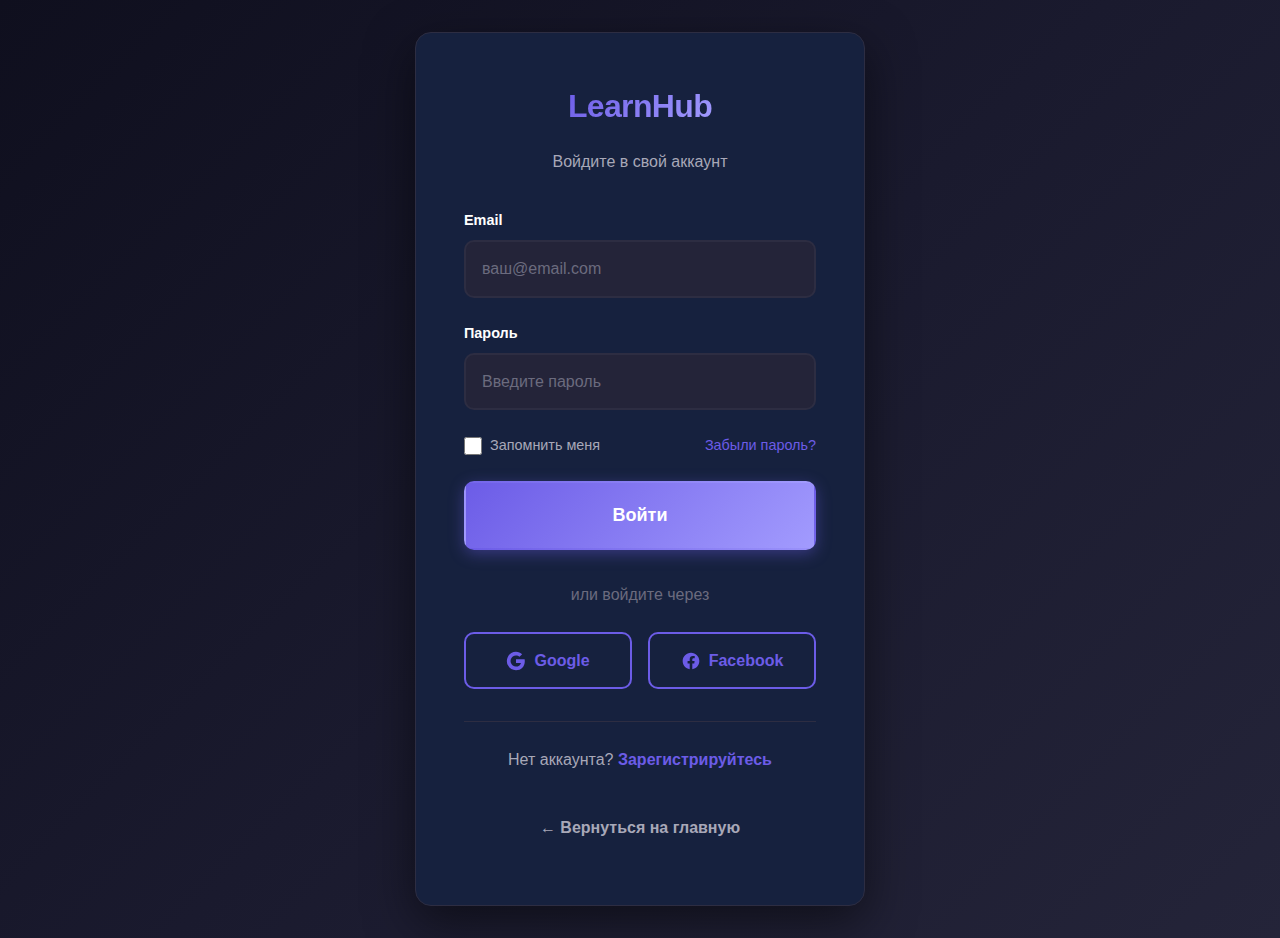
<file: login.html>
<!DOCTYPE html>
<html lang="ru">
<head>
    <meta charset="UTF-8">
    <meta name="viewport" content="width=device-width, initial-scale=1.0">
    <meta name="description" content="Вход в LearnHub - Образовательная платформа">
    <title>Вход | LearnHub</title>
    <link rel="stylesheet" href="css/reset.css">
    <link rel="stylesheet" href="css/base.css">
    <link rel="stylesheet" href="css/layout.css">
    <link rel="stylesheet" href="css/components.css">
</head>
<body>
<div class="auth-wrapper">
    <div class="auth-container animate-fade-in">

        <div class="text-center mb-4">
            <a href="index.html" class="logo" style="font-size: 2rem;">LearnHub</a>
            <p style="color: var(--color-text-secondary); margin-top: var(--spacing-sm);">
                Войдите в свой аккаунт
            </p>
        </div>
        <form id="loginForm" onsubmit="handleLogin(event)">
            <div class="form-group">
                <label for="email" class="form-label">Email</label>
                <input
                        type="email"
                        id="email"
                        class="form-input"
                        placeholder="ваш@email.com"
                        required
                >
            </div>

            <div class="form-group">
                <label for="password" class="form-label">Пароль</label>
                <input
                        type="password"
                        id="password"
                        class="form-input"
                        placeholder="Введите пароль"
                        required
                >
            </div>

            <div class="flex-between mb-3">
                <label class="form-checkbox">
                    <input type="checkbox" id="remember">
                    <span style="color: var(--color-text-secondary); font-size: 0.9rem;">Запомнить меня</span>
                </label>
                <a href="#" style="color: var(--color-primary); font-size: 0.9rem;">Забыли пароль?</a>
            </div>

            <button type="submit" class="btn btn-primary btn-block btn-lg">
                Войти
            </button>
        </form>
        <div style="margin: var(--spacing-lg) 0;">
            <div style="text-align: center; color: var(--color-text-muted); margin-bottom: var(--spacing-md);">
                или войдите через
            </div>
            <div class="flex gap-sm">
                <button class="btn btn-outline" style="flex: 1;">
                    <svg width="20" height="20" viewBox="0 0 24 24" fill="currentColor">
                        <path d="M22.56 12.25c0-.78-.07-1.53-.2-2.25H12v4.26h5.92c-.26 1.37-1.04 2.53-2.21 3.31v2.77h3.57c2.08-1.92 3.28-4.74 3.28-8.09z"/>
                        <path d="M12 23c2.97 0 5.46-.98 7.28-2.66l-3.57-2.77c-.98.66-2.23 1.06-3.71 1.06-2.86 0-5.29-1.93-6.16-4.53H2.18v2.84C3.99 20.53 7.7 23 12 23z"/>
                        <path d="M5.84 14.09c-.22-.66-.35-1.36-.35-2.09s.13-1.43.35-2.09V7.07H2.18C1.43 8.55 1 10.22 1 12s.43 3.45 1.18 4.93l2.85-2.22.81-.62z"/>
                        <path d="M12 5.38c1.62 0 3.06.56 4.21 1.64l3.15-3.15C17.45 2.09 14.97 1 12 1 7.7 1 3.99 3.47 2.18 7.07l3.66 2.84c.87-2.6 3.3-4.53 6.16-4.53z"/>
                    </svg>
                    Google
                </button>
                <button class="btn btn-outline" style="flex: 1;">
                    <svg width="20" height="20" viewBox="0 0 24 24" fill="currentColor">
                        <path d="M12 2C6.477 2 2 6.477 2 12c0 4.991 3.657 9.128 8.438 9.879V14.89h-2.54V12h2.54V9.797c0-2.506 1.492-3.89 3.777-3.89 1.094 0 2.238.195 2.238.195v2.46h-1.26c-1.243 0-1.63.771-1.63 1.562V12h2.773l-.443 2.89h-2.33v6.989C18.343 21.129 22 16.99 22 12c0-5.523-4.477-10-10-10z"/>
                    </svg>
                    Facebook
                </button>
            </div>
        </div>
        <div class="text-center" style="padding-top: var(--spacing-md); border-top: 1px solid var(--color-border);">
            <p style="color: var(--color-text-secondary);">
                Нет аккаунта?
                <a href="register.html" style="color: var(--color-primary); font-weight: 600;">Зарегистрируйтесь</a>
            </p>
        </div>
        <div class="text-center mt-3">
            <a href="index.html" class="btn btn-ghost">← Вернуться на главную</a>
        </div>
    </div>
</div>
<script>
    function handleLogin(event) {
        event.preventDefault();

        const email = document.getElementById('email').value;
        const password = document.getElementById('password').value;
        const remember = document.getElementById('remember').checked;

        if (email && password) {
            showAlert('Вход выполнен успешно!', 'success');

            setTimeout(() => {
                window.location.href = 'index.html';
            }, 1500);
        } else {
            showAlert('Пожалуйста, заполните все поля', 'danger');
        }
    }
</script>
</body>
</html>
</file>
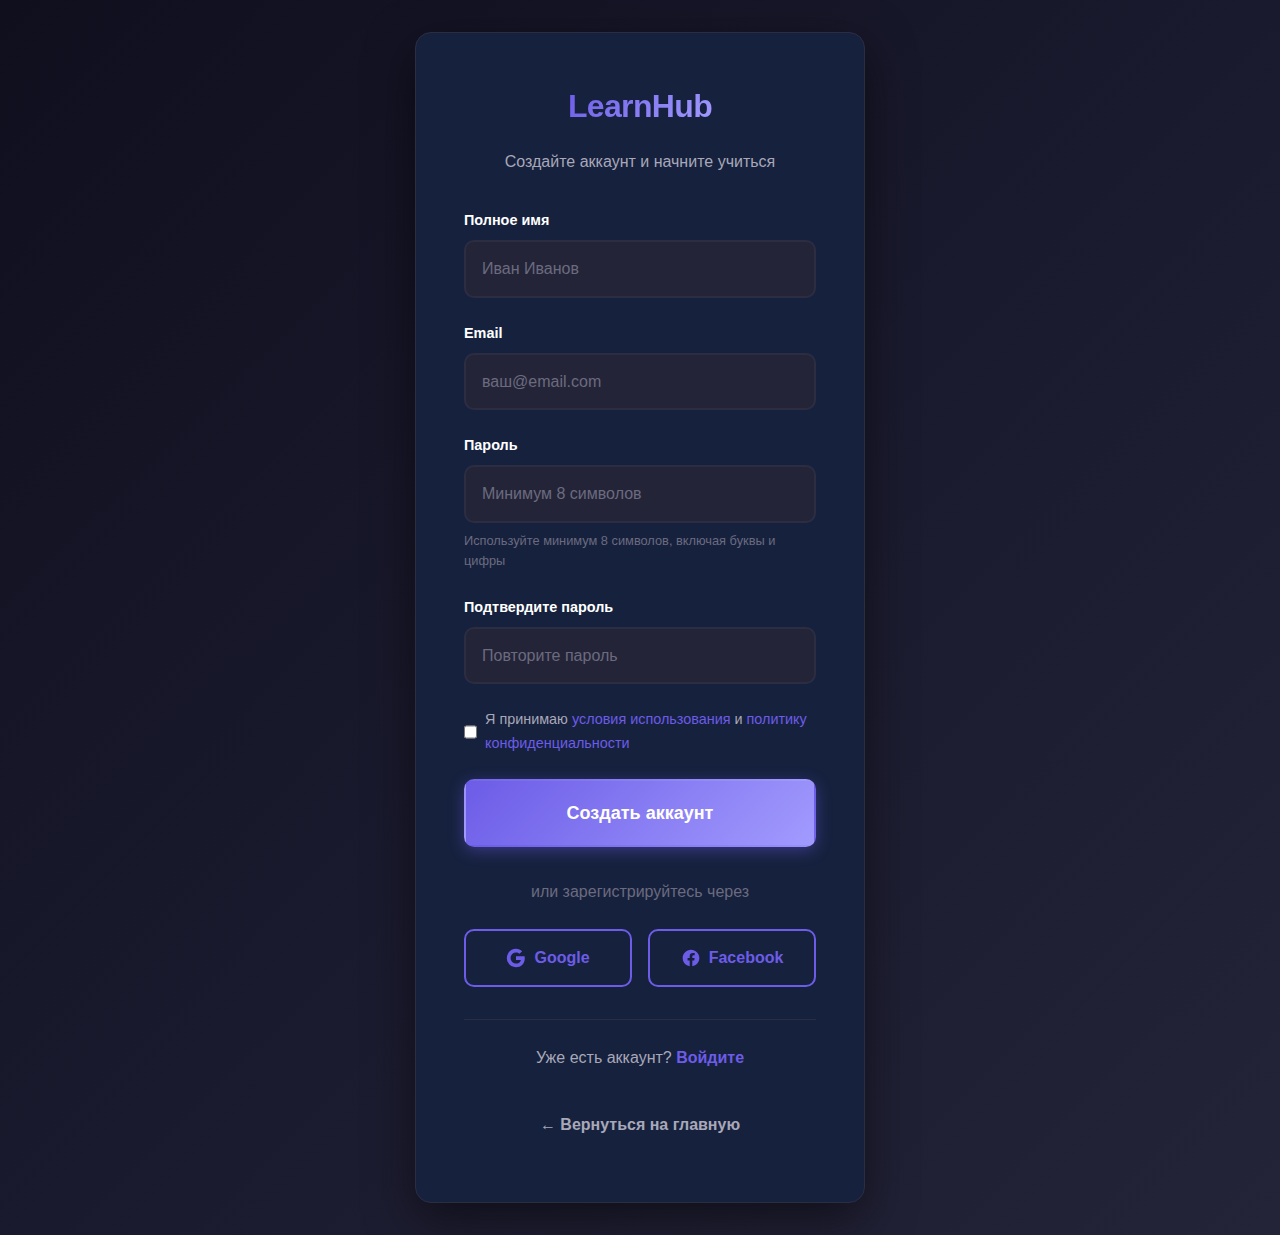
<file: register.html>
<!DOCTYPE html>
<html lang="ru">
<head>
    <meta charset="UTF-8">
    <meta name="viewport" content="width=device-width, initial-scale=1.0">
    <meta name="description" content="Регистрация в LearnHub - Образовательная платформа">
    <title>Регистрация | LearnHub</title>
    <link rel="stylesheet" href="css/reset.css">
    <link rel="stylesheet" href="css/base.css">
    <link rel="stylesheet" href="css/layout.css">
    <link rel="stylesheet" href="css/components.css">
</head>
<body>

<div class="auth-wrapper">
    <div class="auth-container animate-fade-in">
        <div class="text-center mb-4">
            <a href="index.html" class="logo" style="font-size: 2rem;">LearnHub</a>
            <p style="color: var(--color-text-secondary); margin-top: var(--spacing-sm);">
                Создайте аккаунт и начните учиться
            </p>
        </div>

        <form id="registerForm" onsubmit="handleRegister(event)">
            <div class="form-group">
                <label for="fullname" class="form-label">Полное имя</label>
                <input
                        type="text"
                        id="fullname"
                        class="form-input"
                        placeholder="Иван Иванов"
                        required
                >
            </div>

            <div class="form-group">
                <label for="email" class="form-label">Email</label>
                <input
                        type="email"
                        id="email"
                        class="form-input"
                        placeholder="ваш@email.com"
                        required
                >
            </div>

            <div class="form-group">
                <label for="password" class="form-label">Пароль</label>
                <input
                        type="password"
                        id="password"
                        class="form-input"
                        placeholder="Минимум 8 символов"
                        minlength="8"
                        required
                >
                <small style="color: var(--color-text-muted); font-size: 0.8rem; display: block; margin-top: 0.5rem;">
                    Используйте минимум 8 символов, включая буквы и цифры
                </small>
            </div>

            <div class="form-group">
                <label for="confirmPassword" class="form-label">Подтвердите пароль</label>
                <input
                        type="password"
                        id="confirmPassword"
                        class="form-input"
                        placeholder="Повторите пароль"
                        required
                >
            </div>

            <div class="form-group">
                <label class="form-checkbox">
                    <input type="checkbox" id="terms" required>
                    <span style="color: var(--color-text-secondary); font-size: 0.9rem;">
                            Я принимаю
                            <a href="#" style="color: var(--color-primary);">условия использования</a>
                            и
                            <a href="#" style="color: var(--color-primary);">политику конфиденциальности</a>
                        </span>
                </label>
            </div>

            <button type="submit" class="btn btn-primary btn-block btn-lg">
                Создать аккаунт
            </button>
        </form>

        <div style="margin: var(--spacing-lg) 0;">
            <div style="text-align: center; color: var(--color-text-muted); margin-bottom: var(--spacing-md);">
                или зарегистрируйтесь через
            </div>
            <div class="flex gap-sm">
                <button class="btn btn-outline" style="flex: 1;">
                    <svg width="20" height="20" viewBox="0 0 24 24" fill="currentColor">
                        <path d="M22.56 12.25c0-.78-.07-1.53-.2-2.25H12v4.26h5.92c-.26 1.37-1.04 2.53-2.21 3.31v2.77h3.57c2.08-1.92 3.28-4.74 3.28-8.09z"/>
                        <path d="M12 23c2.97 0 5.46-.98 7.28-2.66l-3.57-2.77c-.98.66-2.23 1.06-3.71 1.06-2.86 0-5.29-1.93-6.16-4.53H2.18v2.84C3.99 20.53 7.7 23 12 23z"/>
                        <path d="M5.84 14.09c-.22-.66-.35-1.36-.35-2.09s.13-1.43.35-2.09V7.07H2.18C1.43 8.55 1 10.22 1 12s.43 3.45 1.18 4.93l2.85-2.22.81-.62z"/>
                        <path d="M12 5.38c1.62 0 3.06.56 4.21 1.64l3.15-3.15C17.45 2.09 14.97 1 12 1 7.7 1 3.99 3.47 2.18 7.07l3.66 2.84c.87-2.6 3.3-4.53 6.16-4.53z"/>
                    </svg>
                    Google
                </button>
                <button class="btn btn-outline" style="flex: 1;">
                    <svg width="20" height="20" viewBox="0 0 24 24" fill="currentColor">
                        <path d="M12 2C6.477 2 2 6.477 2 12c0 4.991 3.657 9.128 8.438 9.879V14.89h-2.54V12h2.54V9.797c0-2.506 1.492-3.89 3.777-3.89 1.094 0 2.238.195 2.238.195v2.46h-1.26c-1.243 0-1.63.771-1.63 1.562V12h2.773l-.443 2.89h-2.33v6.989C18.343 21.129 22 16.99 22 12c0-5.523-4.477-10-10-10z"/>
                    </svg>
                    Facebook
                </button>
            </div>
        </div>

        <div class="text-center" style="padding-top: var(--spacing-md); border-top: 1px solid var(--color-border);">
            <p style="color: var(--color-text-secondary);">
                Уже есть аккаунт?
                <a href="login.html" style="color: var(--color-primary); font-weight: 600;">Войдите</a>
            </p>
        </div>

        <!-- Back to Home -->
        <div class="text-center mt-3">
            <a href="index.html" class="btn btn-ghost">← Вернуться на главную</a>
        </div>
    </div>
</div>

<script>
    function handleRegister(event) {
        event.preventDefault();

        const fullname = document.getElementById('fullname').value;
        const email = document.getElementById('email').value;
        const password = document.getElementById('password').value;
        const confirmPassword = document.getElementById('confirmPassword').value;
        const terms = document.getElementById('terms').checked;

        if (password !== confirmPassword) {
            showAlert('Пароли не совпадают!', 'danger');
            return;
        }
        if (!terms) {
            showAlert('Необходимо принять условия использования', 'warning');
            return;
        }

        if (fullname && email && password.length >= 8) {
            showAlert('Регистрация успешна! Перенаправление...', 'success');

            setTimeout(() => {
                window.location.href = 'login.html';
            }, 1500);
        } else {
            showAlert('Пожалуйста, заполните все поля корректно', 'danger');
        }
    }
</script>
</body>
</html>
</file>
<file: css/base.css>
:root {
    --color-primary: #6C5CE7;
    --color-primary-dark: #5849C2;
    --color-primary-light: #A29BFE;
    --color-secondary: #00CEC9;
    --color-success: #00B894;
    --color-warning: #FDCB6E;
    --color-danger: #FF7675;

    --color-bg-primary: #0F0F1E;
    --color-bg-secondary: #1A1A2E;
    --color-bg-tertiary: #242439;
    --color-bg-card: #16213E;

    --color-text-primary: #FFFFFF;
    --color-text-secondary: #A8A8B8;
    --color-text-muted: #6B6B7E;

    --color-border: #2D2D42;
    --color-border-light: #3A3A52;

    --gradient-primary: linear-gradient(135deg, #6C5CE7 0%, #A29BFE 100%);
    --gradient-secondary: linear-gradient(135deg, #00CEC9 0%, #00B894 100%);
    --gradient-hero: linear-gradient(135deg, #0F0F1E 0%, #1A1A2E 50%, #242439 100%);

    --font-primary: 'Inter', -apple-system, BlinkMacSystemFont, 'Segoe UI', sans-serif;
    --font-heading: 'Poppins', 'Inter', sans-serif;
    --font-mono: 'JetBrains Mono', 'Fira Code', monospace;

    --spacing-xs: 0.5rem;
    --spacing-sm: 1rem;
    --spacing-md: 1.5rem;
    --spacing-lg: 2rem;
    --spacing-xl: 3rem;
    --spacing-xxl: 4rem;

    --radius-sm: 6px;
    --radius-md: 10px;
    --radius-lg: 16px;
    --radius-xl: 24px;


    --shadow-sm: 0 2px 8px rgba(0, 0, 0, 0.2);
    --shadow-md: 0 4px 16px rgba(0, 0, 0, 0.3);
    --shadow-lg: 0 8px 32px rgba(0, 0, 0, 0.4);
    --shadow-xl: 0 16px 48px rgba(0, 0, 0, 0.5);

    --transition-fast: 0.2s ease;
    --transition-base: 0.3s ease;
    --transition-slow: 0.5s ease;

    --z-dropdown: 1000;
    --z-sticky: 1020;
    --z-fixed: 1030;
    --z-modal-backdrop: 1040;
    --z-modal: 1050;
    --z-tooltip: 1070;
}


@import url('https://fonts.googleapis.com/css2?family=Inter:wght@300;400;500;600;700;800&family=Poppins:wght@600;700;800;900&display=swap');

body {
    font-family: var(--font-primary);
    background-color: var(--color-bg-primary);
    color: var(--color-text-primary);
    overflow-x: hidden;
}

h1, h2, h3, h4, h5, h6 {
    font-family: var(--font-heading);
    line-height: 1.3;
    font-weight: 700;
    color: var(--color-text-primary);
}

h1 {
    font-size: clamp(2rem, 5vw, 3.5rem);
    font-weight: 800;
    letter-spacing: -0.02em;
}

h2 {
    font-size: clamp(1.75rem, 4vw, 2.5rem);
    font-weight: 700;
}

h3 {
    font-size: clamp(1.5rem, 3vw, 2rem);
    font-weight: 700;
}

h4 {
    font-size: clamp(1.25rem, 2.5vw, 1.5rem);
    font-weight: 600;
}

h5 {
    font-size: 1.125rem;
    font-weight: 600;
}

h6 {
    font-size: 1rem;
    font-weight: 600;
}

p {
    font-size: 1rem;
    line-height: 1.8;
    color: var(--color-text-secondary);
    margin-bottom: var(--spacing-sm);
}

.text-large {
    font-size: 1.125rem;
}

.text-small {
    font-size: 0.875rem;
}

.text-primary {
    color: var(--color-primary);
}

.text-secondary {
    color: var(--color-secondary);
}

.text-muted {
    color: var(--color-text-muted);
}

/* Контейнеры */
.container {
    max-width: 1200px;
    margin: 0 auto;
    padding: 0 var(--spacing-md);
    width: 100%;
}

.container-fluid {
    width: 100%;
    padding: 0 var(--spacing-md);
}

.container-narrow {
    max-width: 900px;
    margin: 0 auto;
    padding: 0 var(--spacing-md);
}

.text-center {
    text-align: center;
}

.text-right {
    text-align: right;
}

.mt-1 { margin-top: var(--spacing-xs); }
.mt-2 { margin-top: var(--spacing-sm); }
.mt-3 { margin-top: var(--spacing-md); }
.mt-4 { margin-top: var(--spacing-lg); }
.mt-5 { margin-top: var(--spacing-xl); }

.mb-1 { margin-bottom: var(--spacing-xs); }
.mb-2 { margin-bottom: var(--spacing-sm); }
.mb-3 { margin-bottom: var(--spacing-md); }
.mb-4 { margin-bottom: var(--spacing-lg); }
.mb-5 { margin-bottom: var(--spacing-xl); }

.py-1 { padding-top: var(--spacing-xs); padding-bottom: var(--spacing-xs); }
.py-2 { padding-top: var(--spacing-sm); padding-bottom: var(--spacing-sm); }
.py-3 { padding-top: var(--spacing-md); padding-bottom: var(--spacing-md); }
.py-4 { padding-top: var(--spacing-lg); padding-bottom: var(--spacing-lg); }
.py-5 { padding-top: var(--spacing-xl); padding-bottom: var(--spacing-xl); }
</file>
<file: css/layout.css>
.header {
    position: fixed;
    top: 0;
    left: 0;
    right: 0;
    z-index: var(--z-fixed);
    background: rgba(15, 15, 30, 0.95);
    backdrop-filter: blur(20px);
    border-bottom: 1px solid var(--color-border);
    transition: var(--transition-base);
}

.header.scrolled {
    box-shadow: var(--shadow-md);
}

.header-container {
    display: flex;
    justify-content: space-between;
    align-items: center;
    height: 80px;
    padding: 0 var(--spacing-lg);
}

.nav-menu {
    display: flex;
    align-items: center;
    gap: var(--spacing-lg);
}

.nav-actions {
    display: flex;
    align-items: center;
    gap: var(--spacing-sm);
}

.mobile-menu-toggle {
    display: none;
    flex-direction: column;
    gap: 5px;
    cursor: pointer;
}

.mobile-menu-toggle span {
    width: 25px;
    height: 3px;
    background: var(--color-text-primary);
    border-radius: 2px;
    transition: var(--transition-fast);
}


.hero-section {
    min-height: 100vh;
    display: flex;
    align-items: center;
    justify-content: center;
    padding: var(--spacing-xxl) 0;
    margin-top: 80px;
    position: relative;
    overflow: hidden;
}

.hero-content {
    display: grid;
    grid-template-columns: 1fr 1fr;
    gap: var(--spacing-xl);
    align-items: center;
}


.section {
    padding: var(--spacing-xxl) 0;
}

.section-header {
    text-align: center;
    margin-bottom: var(--spacing-xl);
    max-width: 700px;
    margin-left: auto;
    margin-right: auto;
}


.grid {
    display: grid;
    gap: var(--spacing-lg);
}

.grid-2 {
    grid-template-columns: repeat(auto-fit, minmax(300px, 1fr));
}

.grid-3 {
    grid-template-columns: repeat(auto-fit, minmax(280px, 1fr));
}

.grid-4 {
    grid-template-columns: repeat(auto-fit, minmax(250px, 1fr));
}


.flex {
    display: flex;
}

.flex-center {
    display: flex;
    align-items: center;
    justify-content: center;
}

.flex-between {
    display: flex;
    align-items: center;
    justify-content: space-between;
}

.flex-wrap {
    flex-wrap: wrap;
}

.gap-sm { gap: var(--spacing-sm); }
.gap-md { gap: var(--spacing-md); }
.gap-lg { gap: var(--spacing-lg); }


.courses-grid {
    display: grid;
    grid-template-columns: repeat(auto-fill, minmax(320px, 1fr));
    gap: var(--spacing-lg);
}


.stats-grid {
    display: grid;
    grid-template-columns: repeat(auto-fit, minmax(200px, 1fr));
    gap: var(--spacing-md);
}


.features-grid {
    display: grid;
    grid-template-columns: repeat(auto-fit, minmax(280px, 1fr));
    gap: var(--spacing-xl);
}

.auth-wrapper {
    min-height: 100vh;
    display: flex;
    align-items: center;
    justify-content: center;
    padding: var(--spacing-lg);
    background: var(--gradient-hero);
}

.auth-container {
    width: 100%;
    max-width: 450px;
    background: var(--color-bg-card);
    border: 1px solid var(--color-border);
    border-radius: var(--radius-lg);
    padding: var(--spacing-xl);
    box-shadow: var(--shadow-xl);
}

.footer {
    background: var(--color-bg-secondary);
    border-top: 1px solid var(--color-border);
    padding: var(--spacing-xxl) 0 var(--spacing-lg);
}

.footer-content {
    display: grid;
    grid-template-columns: repeat(auto-fit, minmax(200px, 1fr));
    gap: var(--spacing-xl);
    margin-bottom: var(--spacing-xl);
}

.footer-bottom {
    display: flex;
    justify-content: space-between;
    align-items: center;
    padding-top: var(--spacing-lg);
    border-top: 1px solid var(--color-border);
    flex-wrap: wrap;
    gap: var(--spacing-md);
}


.tabs {
    display: flex;
    gap: var(--spacing-sm);
    border-bottom: 2px solid var(--color-border);
    margin-bottom: var(--spacing-lg);
    overflow-x: auto;
}

.tab-content {
    display: none;
}

.tab-content.active {
    display: block;
}


.modal {
    display: none;
    position: fixed;
    top: 0;
    left: 0;
    right: 0;
    bottom: 0;
    z-index: var(--z-modal);
    align-items: center;
    justify-content: center;
    padding: var(--spacing-md);
}

.modal.active {
    display: flex;
}

.modal-backdrop {
    position: absolute;
    top: 0;
    left: 0;
    right: 0;
    bottom: 0;
    background: rgba(0, 0, 0, 0.8);
    backdrop-filter: blur(5px);
}

.modal-content {
    position: relative;
    z-index: 1;
    background: var(--color-bg-card);
    border-radius: var(--radius-lg);
    padding: var(--spacing-xl);
    max-width: 600px;
    width: 100%;
    max-height: 90vh;
    overflow-y: auto;
}

@media (max-width: 1024px) {
    .hero-content {
        grid-template-columns: 1fr;
        text-align: center;
    }

    .courses-grid {
        grid-template-columns: repeat(auto-fill, minmax(280px, 1fr));
    }
}

@media (max-width: 768px) {
    .header-container {
        padding: 0 var(--spacing-md);
    }

    .nav-menu {
        position: fixed;
        top: 80px;
        left: -100%;
        width: 100%;
        height: calc(100vh - 80px);
        background: var(--color-bg-secondary);
        flex-direction: column;
        padding: var(--spacing-lg);
        transition: left var(--transition-base);
        border-top: 1px solid var(--color-border);
    }

    .nav-menu.active {
        left: 0;
    }

    .mobile-menu-toggle {
        display: flex;
    }

    .mobile-menu-toggle.active span:nth-child(1) {
        transform: rotate(45deg) translate(8px, 8px);
    }

    .mobile-menu-toggle.active span:nth-child(2) {
        opacity: 0;
    }

    .mobile-menu-toggle.active span:nth-child(3) {
        transform: rotate(-45deg) translate(7px, -7px);
    }

    .grid-2, .grid-3, .grid-4 {
        grid-template-columns: 1fr;
    }

    .features-grid {
        grid-template-columns: 1fr;
    }

    .footer-content {
        grid-template-columns: repeat(2, 1fr);
    }
}

@media (max-width: 480px) {
    .hero-section {
        padding: var(--spacing-xl) 0;
    }

    .auth-container {
        padding: var(--spacing-lg);
    }

    .courses-grid {
        grid-template-columns: 1fr;
    }

    .footer-content {
        grid-template-columns: 1fr;
    }

    .footer-bottom {
        flex-direction: column;
        text-align: center;
    }
}
</file>
<file: css/components.css>
.btn {
    display: inline-flex;
    align-items: center;
    justify-content: center;
    gap: var(--spacing-xs);
    padding: 0.875rem 1.75rem;
    font-size: 1rem;
    font-weight: 600;
    border-radius: var(--radius-md);
    transition: all var(--transition-base);
    cursor: pointer;
    white-space: nowrap;
    border: 2px solid transparent;
}

.btn-primary {
    background: var(--gradient-primary);
    color: var(--color-text-primary);
    box-shadow: 0 4px 15px rgba(108, 92, 231, 0.4);
}

.btn-primary:hover {
    transform: translateY(-2px);
    box-shadow: 0 6px 20px rgba(108, 92, 231, 0.5);
}

.btn-secondary {
    background: var(--gradient-secondary);
    color: var(--color-text-primary);
    box-shadow: 0 4px 15px rgba(0, 206, 201, 0.3);
}

.btn-secondary:hover {
    transform: translateY(-2px);
    box-shadow: 0 6px 20px rgba(0, 206, 201, 0.4);
}

.btn-outline {
    background: transparent;
    border: 2px solid var(--color-primary);
    color: var(--color-primary);
}

.btn-outline:hover {
    background: var(--color-primary);
    color: var(--color-text-primary);
}

.btn-ghost {
    background: transparent;
    color: var(--color-text-secondary);
}

.btn-ghost:hover {
    color: var(--color-text-primary);
    background: rgba(255, 255, 255, 0.05);
}

.btn-sm {
    padding: 0.5rem 1rem;
    font-size: 0.875rem;
}

.btn-lg {
    padding: 1.125rem 2.5rem;
    font-size: 1.125rem;
}

.btn-block {
    width: 100%;
}


.logo {
    font-size: 1.75rem;
    font-weight: 900;
    font-family: var(--font-heading);
    color: var(--color-text-primary);
    letter-spacing: -0.02em;
    background: var(--gradient-primary);
    -webkit-background-clip: text;
    -webkit-text-fill-color: transparent;
    background-clip: text;
}


.nav-link {
    color: var(--color-text-secondary);
    font-weight: 500;
    font-size: 1rem;
    transition: color var(--transition-fast);
    position: relative;
}

.nav-link:hover,
.nav-link.active {
    color: var(--color-text-primary);
}

.nav-link::after {
    content: '';
    position: absolute;
    bottom: -5px;
    left: 0;
    width: 0;
    height: 2px;
    background: var(--gradient-primary);
    transition: width var(--transition-base);
}

.nav-link:hover::after,
.nav-link.active::after {
    width: 100%;
}


.user-avatar {
    width: 40px;
    height: 40px;
    border-radius: 50%;
    background: var(--gradient-primary);
    display: flex;
    align-items: center;
    justify-content: center;
    font-weight: 700;
    color: var(--color-text-primary);
    cursor: pointer;
    transition: var(--transition-base);
}

.user-avatar:hover {
    transform: scale(1.1);
}


.course-card {
    background: var(--color-bg-card);
    border: 1px solid var(--color-border);
    border-radius: var(--radius-lg);
    overflow: hidden;
    transition: all var(--transition-base);
    cursor: pointer;
    height: 100%;
    display: flex;
    flex-direction: column;
}

.course-card:hover {
    transform: translateY(-8px);
    border-color: var(--color-primary);
    box-shadow: var(--shadow-lg);
}

.course-card-image {
    width: 100%;
    height: 200px;
    object-fit: cover;
    background: linear-gradient(135deg, #667eea 0%, #764ba2 100%);
}

.course-card-body {
    padding: var(--spacing-md);
    flex: 1;
    display: flex;
    flex-direction: column;
}

.course-category {
    display: inline-block;
    padding: 0.25rem 0.75rem;
    background: rgba(108, 92, 231, 0.2);
    color: var(--color-primary-light);
    border-radius: var(--radius-sm);
    font-size: 0.75rem;
    font-weight: 600;
    text-transform: uppercase;
    letter-spacing: 0.5px;
    margin-bottom: var(--spacing-sm);
}

.course-title {
    font-size: 1.25rem;
    font-weight: 700;
    margin-bottom: var(--spacing-sm);
    color: var(--color-text-primary);
    line-height: 1.4;
}

.course-description {
    font-size: 0.9rem;
    color: var(--color-text-secondary);
    margin-bottom: var(--spacing-md);
    line-height: 1.6;
    flex: 1;
}

.course-footer {
    display: flex;
    justify-content: space-between;
    align-items: center;
    padding-top: var(--spacing-sm);
    border-top: 1px solid var(--color-border);
}

.course-meta {
    display: flex;
    align-items: center;
    gap: var(--spacing-sm);
    font-size: 0.875rem;
    color: var(--color-text-muted);
}

.course-price {
    font-size: 1.25rem;
    font-weight: 700;
    color: var(--color-primary);
}

.course-price.free {
    color: var(--color-success);
}


.badge {
    display: inline-flex;
    align-items: center;
    gap: 0.25rem;
    padding: 0.25rem 0.625rem;
    border-radius: var(--radius-sm);
    font-size: 0.75rem;
    font-weight: 600;
}

.badge-primary {
    background: rgba(108, 92, 231, 0.2);
    color: var(--color-primary-light);
}

.badge-success {
    background: rgba(0, 184, 148, 0.2);
    color: var(--color-success);
}

.badge-warning {
    background: rgba(253, 203, 110, 0.2);
    color: var(--color-warning);
}

.form-group {
    margin-bottom: var(--spacing-md);
}

.form-label {
    display: block;
    margin-bottom: var(--spacing-xs);
    font-weight: 600;
    color: var(--color-text-primary);
    font-size: 0.9rem;
}

.form-input {
    width: 100%;
    padding: 0.875rem 1rem;
    background: var(--color-bg-tertiary);
    border: 2px solid var(--color-border);
    border-radius: var(--radius-md);
    color: var(--color-text-primary);
    font-size: 1rem;
    transition: all var(--transition-base);
}

.form-input:focus {
    border-color: var(--color-primary);
    box-shadow: 0 0 0 3px rgba(108, 92, 231, 0.1);
}

.form-input::placeholder {
    color: var(--color-text-muted);
}

.form-checkbox {
    display: flex;
    align-items: center;
    gap: var(--spacing-xs);
    cursor: pointer;
}

.form-checkbox input {
    width: 18px;
    height: 18px;
    cursor: pointer;
}

.stat-card {
    background: var(--color-bg-card);
    border: 1px solid var(--color-border);
    border-radius: var(--radius-lg);
    padding: var(--spacing-lg);
    text-align: center;
    transition: all var(--transition-base);
}

.stat-card:hover {
    transform: translateY(-5px);
    border-color: var(--color-primary);
}

.stat-number {
    font-size: 2.5rem;
    font-weight: 900;
    background: var(--gradient-primary);
    -webkit-background-clip: text;
    -webkit-text-fill-color: transparent;
    background-clip: text;
    margin-bottom: var(--spacing-xs);
}

.stat-label {
    color: var(--color-text-secondary);
    font-size: 0.9rem;
    text-transform: uppercase;
    letter-spacing: 1px;
}


.feature-card {
    background: var(--color-bg-card);
    border: 1px solid var(--color-border);
    border-radius: var(--radius-lg);
    padding: var(--spacing-xl);
    text-align: center;
    transition: all var(--transition-base);
}

.feature-card:hover {
    transform: translateY(-5px);
    border-color: var(--color-primary);
}

.feature-icon {
    width: 80px;
    height: 80px;
    margin: 0 auto var(--spacing-md);
    background: var(--gradient-primary);
    border-radius: var(--radius-md);
    display: flex;
    align-items: center;
    justify-content: center;
    font-size: 2.5rem;
    transform: rotate(-5deg);
    transition: var(--transition-base);
}

.feature-card:hover .feature-icon {
    transform: rotate(0deg);
}


.tab-button {
    padding: 1rem 1.5rem;
    background: transparent;
    color: var(--color-text-secondary);
    font-weight: 600;
    border-bottom: 3px solid transparent;
    transition: all var(--transition-base);
    cursor: pointer;
}

.tab-button:hover {
    color: var(--color-text-primary);
}

.tab-button.active {
    color: var(--color-primary);
    border-bottom-color: var(--color-primary);
}

.progress-bar {
    width: 100%;
    height: 8px;
    background: var(--color-bg-tertiary);
    border-radius: var(--radius-sm);
    overflow: hidden;
}

.progress-fill {
    height: 100%;
    background: var(--gradient-primary);
    transition: width var(--transition-slow);
}


.instructor-card {
    display: flex;
    align-items: center;
    gap: var(--spacing-md);
}

.instructor-avatar {
    width: 50px;
    height: 50px;
    border-radius: 50%;
    background: var(--gradient-secondary);
}

.instructor-info h5 {
    margin-bottom: 0.25rem;
}

.instructor-role {
    font-size: 0.875rem;
    color: var(--color-text-muted);
}


.alert {
    padding: 1rem 1.25rem;
    border-radius: var(--radius-md);
    margin-bottom: var(--spacing-md);
    border-left: 4px solid;
}

.alert-success {
    background: rgba(0, 184, 148, 0.1);
    border-color: var(--color-success);
    color: var(--color-success);
}

.alert-warning {
    background: rgba(253, 203, 110, 0.1);
    border-color: var(--color-warning);
    color: var(--color-warning);
}

.alert-danger {
    background: rgba(255, 118, 117, 0.1);
    border-color: var(--color-danger);
    color: var(--color-danger);
}


.footer-column h4 {
    color: var(--color-text-primary);
    margin-bottom: var(--spacing-md);
    font-size: 1.1rem;
}

.footer-link {
    color: var(--color-text-secondary);
    font-size: 0.9rem;
    display: block;
    margin-bottom: var(--spacing-xs);
    transition: color var(--transition-fast);
}

.footer-link:hover {
    color: var(--color-primary);
}


.social-links {
    display: flex;
    gap: var(--spacing-sm);
}

.social-icon {
    width: 40px;
    height: 40px;
    border-radius: 50%;
    background: var(--color-bg-tertiary);
    display: flex;
    align-items: center;
    justify-content: center;
    color: var(--color-text-secondary);
    transition: all var(--transition-base);
}

.social-icon:hover {
    background: var(--gradient-primary);
    color: var(--color-text-primary);
    transform: translateY(-3px);
}

.spinner {
    width: 40px;
    height: 40px;
    border: 4px solid var(--color-border);
    border-top-color: var(--color-primary);
    border-radius: 50%;
    animation: spin 1s linear infinite;
}

@keyframes spin {
    to { transform: rotate(360deg); }
}

@keyframes fadeInUp {
    from {
        opacity: 0;
        transform: translateY(30px);
    }
    to {
        opacity: 1;
        transform: translateY(0);
    }
}

@keyframes fadeIn {
    from { opacity: 0; }
    to { opacity: 1; }
}

@keyframes slideInLeft {
    from {
        opacity: 0;
        transform: translateX(-50px);
    }
    to {
        opacity: 1;
        transform: translateX(0);
    }
}

.animate-fade-in {
    animation: fadeInUp 0.6s ease forwards;
}

.animate-delay-1 { animation-delay: 0.1s; opacity: 0; }
.animate-delay-2 { animation-delay: 0.2s; opacity: 0; }
.animate-delay-3 { animation-delay: 0.3s; opacity: 0; }
.animate-delay-4 { animation-delay: 0.4s; opacity: 0; }
</file>
